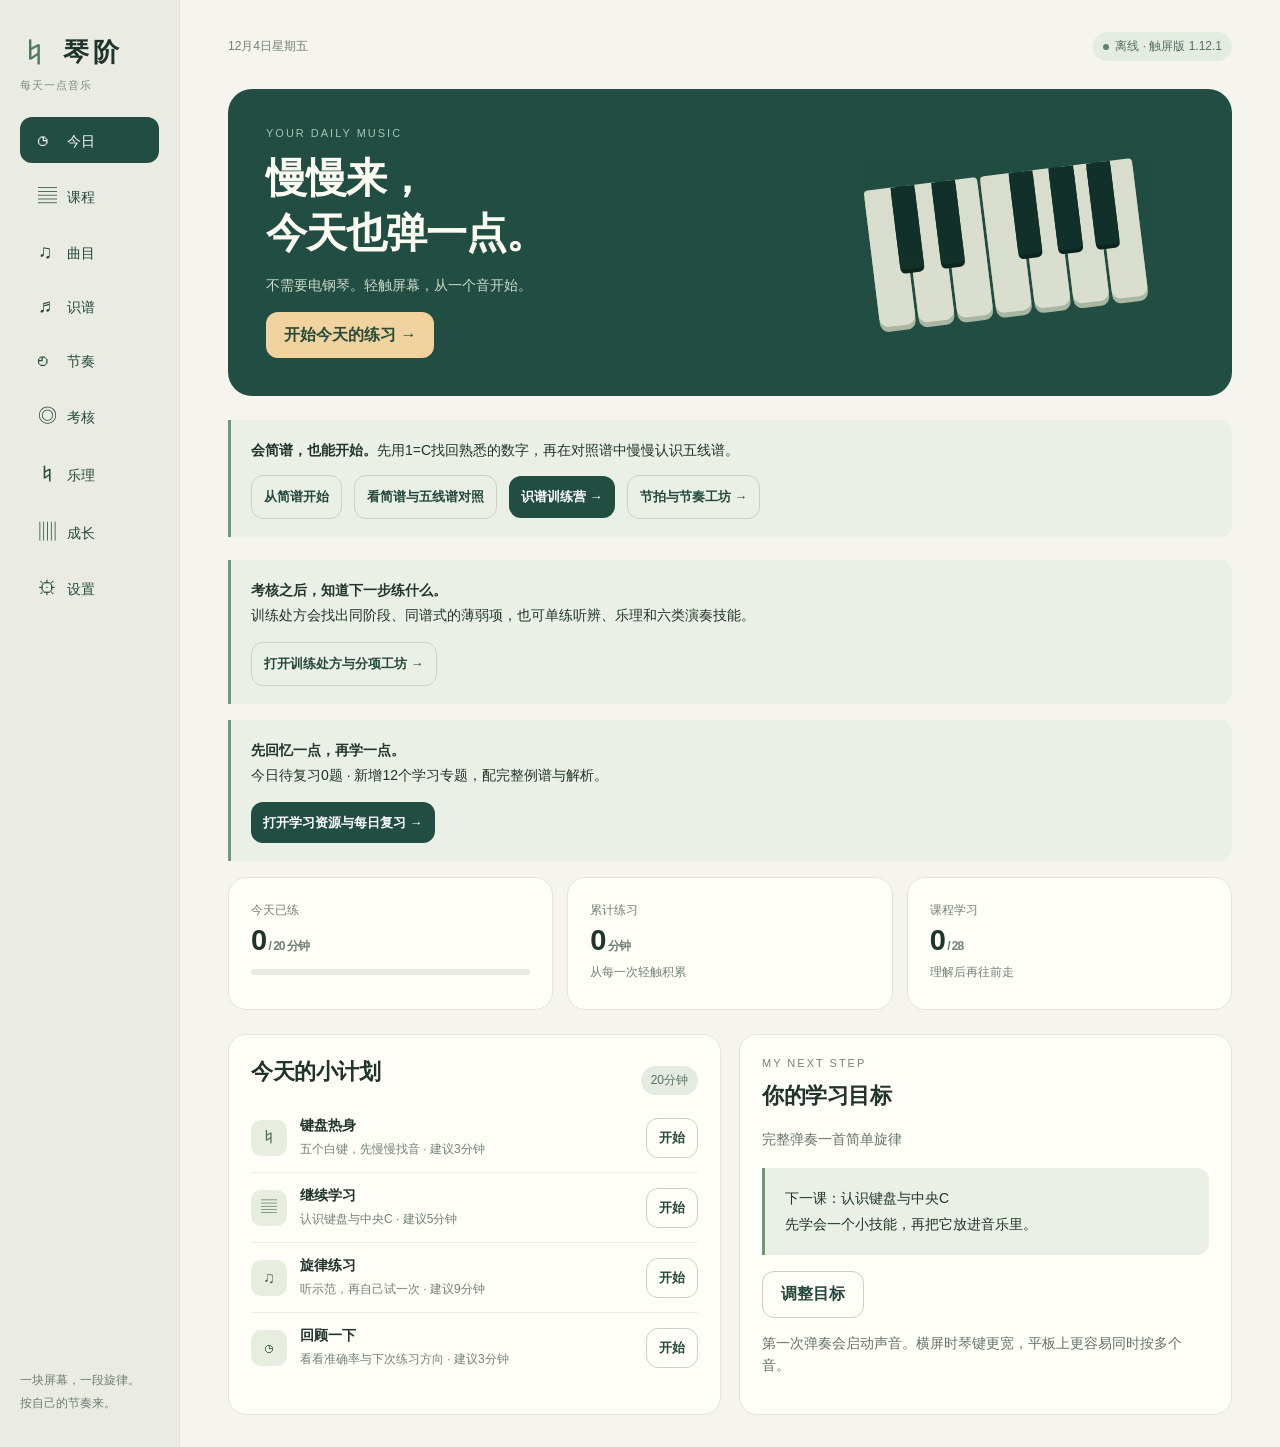
<file: web/index.html>
<!doctype html>
<html lang="zh-CN">
<head>
  <meta charset="UTF-8">
  <meta name="viewport" content="width=device-width, initial-scale=1, viewport-fit=cover">
  <meta name="theme-color" content="#214d43">
  <title>琴阶 · 每天一点音乐</title>
  <link rel="stylesheet" href="style.css">
</head>
<body>
  <div id="app"></div>
  <div id="toast" role="status" aria-live="polite"></div>
  <script src="exam-core.js"></script>
  <script src="coach.js"></script>
  <script src="learning-content.js"></script>
  <script src="learning-core.js"></script>
  <script src="practice-review.js"></script>
  <script src="rhythm-core.js"></script>
  <script src="core.js"></script>
  <script src="notation.js"></script>
  <script src="content.js"></script>
  <script src="teaching.js"></script>
  <script src="repertoire.js"></script>
  <script src="audio.js"></script>
  <script src="library.js"></script>
  <script src="training.js"></script>
  <script src="exam-content.js"></script>
  <script src="drill-content.js"></script>
  <script src="exam.js"></script>
  <script src="learning-ui.js"></script>
  <script src="rhythm-ui.js"></script>
  <script src="app.js"></script>
</body>
</html>
</file>
<file: web/style.css>
@font-face{font-family:system;src:local('Noto Sans CJK SC')}*{box-sizing:border-box}html,body{margin:0;min-height:100%;background:#f5f4ee;color:#20332d;font-family:system,-apple-system,"Segoe UI",sans-serif}button,input,select{font:inherit}button{cursor:pointer;border:0;touch-action:manipulation}button:disabled{opacity:.45;cursor:default}button:focus-visible,a:focus-visible{outline:3px solid #e3a658;outline-offset:3px}button,input,select{border-radius:12px}button{padding:12px 18px;background:#e7eae1;color:#24483d;font-weight:600;min-height:46px}button.primary{background:#214d43;color:#fff}button.outline{background:transparent;border:1px solid #cad1c5}button.small{padding:9px 12px;min-height:40px;font-size:13px}button.active{background:#214d43;color:#fff}button.danger{color:#ab4036;background:#fceae6}input,select{padding:12px;background:#fff;border:1px solid #d3d8cb;color:#20332d}input[type=range]{padding:0;accent-color:#214d43;min-width:100px}h1,h2,h3,p{margin-top:0}h1{font-size:clamp(26px,3.2vw,42px);font-weight:650;letter-spacing:-1px;margin-bottom:12px}h2{font-size:22px;letter-spacing:-.5px;margin-bottom:16px}h3{font-size:17px;margin-bottom:8px}p{line-height:1.8}small,.muted{color:#718075}small{font-size:12px}.shell{display:grid;grid-template-columns:180px minmax(0,1fr);min-height:100vh}.sidebar{background:#eaece3;border-right:1px solid #dfe2d7;padding:32px 20px;display:flex;flex-direction:column;gap:24px}.brand{font-size:26px;letter-spacing:4px;font-weight:700;display:flex;align-items:center;gap:9px}.brand span{font-size:30px;font-weight:400;color:#507568}.brand-sub{font-size:11px;margin-top:5px;color:#7c8a7e;letter-spacing:1px}.nav{display:flex;flex-direction:column;gap:8px}.nav button{text-align:left;background:transparent;font-size:14px;font-weight:500}.nav button.active{background:#214d43;color:#fff}.nav-icon{font-size:19px;display:inline-block;width:29px}.side-note{margin-top:auto;font-size:12px;line-height:1.9;color:#6c7e6e}.main{padding:28px 36px;min-width:0;max-width:1500px;width:100%;margin:auto}.topline{display:flex;align-items:center;justify-content:space-between;margin-bottom:28px;font-size:12px;color:#748275}.tag{display:inline-flex;align-items:center;gap:6px;padding:6px 10px;border-radius:25px;background:#e4ebe1;font-size:12px;color:#54715f}.dot{width:6px;height:6px;border-radius:50%;background:#57876b}.eyebrow{font-size:11px;letter-spacing:2px;color:#738773;margin-bottom:12px}.row{display:flex;align-items:center;gap:12px;flex-wrap:wrap}.between{justify-content:space-between}.hero{background:#214d43;color:#fcfbf1;border-radius:24px;padding:32px;display:grid;grid-template-columns:1.4fr 1fr;gap:24px;margin-bottom:24px;overflow:hidden}.hero p{color:#cbdcc9;font-size:14px}.hero .eyebrow{color:#a5c5b1}.hero button{background:#f0d39e;color:#284b3b}.mini-piano{height:138px;max-width:270px;align-self:center;position:relative;display:flex;gap:3px;transform:rotate(-7deg);margin:20px auto;width:100%;opacity:.9}.mini-piano i{height:100%;background:#eeeede;flex:1;border-radius:4px 4px 9px 9px;box-shadow:0 5px 0 #b8c2ac}.mini-piano b{position:absolute;top:0;width:9%;height:60%;background:#102e27;border-radius:0 0 5px 5px;box-shadow:0 4px 0 #0a211b}.stats{display:grid;grid-template-columns:repeat(3,1fr);gap:14px;margin-bottom:24px}.stat,.card{background:#fffef8;border:1px solid #e2e5d9;border-radius:18px;padding:22px}.stat strong{display:block;font-size:29px;letter-spacing:-1px;margin:5px 0}.stat span{font-size:12px;color:#718075}.grid{display:grid;grid-template-columns:repeat(2,minmax(0,1fr));gap:18px}.grid.three{grid-template-columns:repeat(3,minmax(0,1fr))}.card p{font-size:14px;color:#637363;margin-bottom:15px}.task{display:flex;align-items:center;gap:13px;padding:14px 0;border-bottom:1px solid #eceee4}.task:last-child{border:0}.task-icon{width:36px;height:36px;background:#e7eddf;border-radius:10px;display:grid;place-items:center;color:#517152}.task-text{flex:1}.task-text b{font-size:14px;display:block;margin-bottom:4px}.section-title{display:flex;justify-content:space-between;align-items:center;margin:30px 0 15px}.section-title h2{margin:0}.progress{height:6px;background:#e8ebdf;border-radius:10px;overflow:hidden;margin:12px 0}.progress div{background:#6e9575;height:100%;border-radius:10px}.badge{display:inline-block;font-size:11px;padding:5px 8px;border-radius:7px;background:#eeeedd;color:#657557;margin-bottom:12px}.badge.done{background:#deebdf;color:#396c4d}.lesson-grid{display:grid;grid-template-columns:repeat(3,minmax(0,1fr));gap:14px}.lesson-card{display:flex;flex-direction:column}.lesson-card p{flex:1}.lesson-card button{align-self:flex-start}.reading{max-width:860px}.reading .card{margin:18px 0}.reading li{margin:12px 0;line-height:1.8;font-size:15px}.callout{padding:18px 20px;background:#eaf0e5;border-left:3px solid #6c9977;border-radius:0 12px 12px 0;margin:16px 0;font-size:14px;line-height:1.8}.tabs{display:flex;gap:8px;flex-wrap:wrap;margin:20px 0}.tabs button{font-size:13px}.practice-head{display:flex;gap:14px;justify-content:space-between;align-items:flex-start;margin-bottom:12px}.practice-head h1{font-size:27px;margin:7px 0}.practice-options{display:flex;gap:14px;align-items:center;flex-wrap:wrap;background:#fffef8;border:1px solid #e2e5d9;border-radius:14px;padding:13px 18px;margin:16px 0}.practice-options label{font-size:13px;display:flex;align-items:center;gap:8px}.score-panel{background:#fffef8;border:1px solid #e0e5d7;border-radius:20px;padding:18px;min-height:205px}.score-scroll{overflow:auto;padding:8px 0;scrollbar-width:thin}.score-scroll svg{display:block;min-width:100%;height:150px}.feedback{display:flex;justify-content:space-between;align-items:center;gap:10px;padding:12px 0 0;border-top:1px solid #edf0e5;font-size:14px;min-height:49px}.feedback strong{color:#2e6a4d}.feedback.error strong{color:#af6039}.keyboard-wrap{background:#dce3d6;border-radius:18px;padding:12px;margin:16px 0;touch-action:none;user-select:none;-webkit-user-select:none}.keyboard-toolbar{display:flex;justify-content:space-between;align-items:center;gap:8px;margin-bottom:10px;font-size:12px;color:#5b725f}.keyboard{height:clamp(160px,23vh,255px);position:relative;display:flex;gap:3px;touch-action:none}.key{padding:0;min-height:0;position:relative;display:flex;justify-content:center;align-items:flex-end;font-weight:400;touch-action:none;user-select:none;-webkit-user-select:none;-webkit-tap-highlight-color:transparent}.white{flex:1;background:linear-gradient(#fffef9,#f5f4e9);border-radius:3px 3px 9px 9px;color:#7a8271;border-bottom:5px solid #c2ccbb}.black{position:absolute;top:0;height:61%;width:4.8%;background:linear-gradient(#33483c,#1b3027);border-radius:0 0 6px 6px;color:#b8cabc;z-index:2;border-bottom:4px solid #10251b}.key span{padding-bottom:13px;font-size:12px;pointer-events:none}.black span{font-size:9px}.key.target{background:linear-gradient(#e0edcb,#c9deb4)}.black.target{background:linear-gradient(#5d8360,#385b3f)}.key.pressed{background:#dfb67b!important;border-bottom-color:#b98b52;transform:translateY(2px)}.transport{display:flex;justify-content:center;gap:10px;flex-wrap:wrap;margin:14px 0}.practice-tip{text-align:center;font-size:12px;color:#7a8979}.note-chip{display:inline-block;padding:6px 10px;background:#e8eddf;border-radius:8px;margin:3px;color:#355441;font-size:13px}.heatmap{display:grid;grid-template-columns:repeat(7,1fr);gap:7px;margin:16px 0}.day{aspect-ratio:1;border-radius:7px;background:#edf0e5;display:flex;flex-direction:column;align-items:center;justify-content:center;color:#809076;font-size:11px;gap:3px}.day.played{background:#c8dcbd;color:#31583a}.day.today{outline:2px solid #426f4e;outline-offset:1px}.history-item{padding:14px 0;border-bottom:1px solid #edf0e5;font-size:14px}.history-item small{display:block;margin-top:5px}.field{display:flex;flex-direction:column;gap:9px;margin:20px 0;font-size:14px}.quiz-options{display:flex;flex-wrap:wrap;gap:10px;margin:15px 0}.quiz-options button{min-width:90px}.result{background:#e7efdf;border:1px solid #cbdcc0;padding:22px;border-radius:16px;margin-top:14px}.result h2{margin-bottom:12px}.result p{margin:9px 0;font-size:14px}.empty{text-align:center;padding:24px;color:#798677}#toast{position:fixed;bottom:22px;left:50%;transform:translateX(-50%);background:#203e32;color:#fff;padding:13px 22px;border-radius:12px;z-index:20;max-width:90%;opacity:0;pointer-events:none;transition:opacity .15s;font-size:14px}#toast.show{opacity:1}.audio-note{font-size:12px;line-height:1.6;color:#7b8574;margin-top:14px}.lesson-number{font-size:24px;color:#91a489;margin-bottom:12px;font-weight:300}.footer-note{margin-top:24px;color:#82907c;font-size:12px;line-height:1.8}.knowledge-buttons button{font-size:13px}.settings-grid{max-width:780px}.filter-label{font-size:12px;color:#75836c;margin-right:6px}
@media(min-width:1200px){.main{padding:32px 48px}.keyboard{height:240px}.hero{padding:38px}}
@media(max-width:950px){.shell{grid-template-columns:85px minmax(0,1fr)}.sidebar{padding:25px 10px}.brand{font-size:20px;justify-content:center;letter-spacing:0}.brand span,.brand-sub,.side-note{display:none}.nav button{text-align:center;padding:12px 3px;font-size:11px}.nav-icon{display:block;margin:auto;width:auto;font-size:22px;margin-bottom:5px}.main{padding:22px}.lesson-grid{grid-template-columns:repeat(2,minmax(0,1fr))}.grid.three{grid-template-columns:repeat(2,minmax(0,1fr))}.hero{padding:25px}.keyboard{height:190px}}
@media(max-width:600px){.shell{display:block}.sidebar{position:fixed;bottom:0;left:0;right:0;height:68px;padding:6px;background:#eaece3;z-index:10;border-top:1px solid #d5dece}.brand{display:none}.nav{flex-direction:row;gap:2px;justify-content:space-around}.nav button{flex:1;min-height:54px;padding:4px;font-size:10px}.nav-icon{font-size:19px;margin-bottom:2px}.main{padding:18px 14px 85px}.topline{margin-bottom:20px}.hero{grid-template-columns:1fr;padding:23px}.mini-piano{display:none}.stats{gap:8px}.stat{padding:13px}.stat strong{font-size:24px}.grid,.grid.three,.lesson-grid{grid-template-columns:1fr}.keyboard-wrap{padding:8px}.keyboard{gap:2px;height:165px}.key span{font-size:9px}.black span{font-size:7px}.keyboard-toolbar{font-size:10px}.practice-head h1{font-size:23px}.practice-options{padding:12px;gap:9px}.practice-options label{font-size:12px}.transport button{padding:12px;font-size:12px}.score-panel{padding:12px}.feedback{font-size:12px}.card{padding:19px}}
@media(max-height:680px) and (min-width:601px){.main{padding-top:14px;padding-bottom:16px}.topline{margin-bottom:15px}.practice-options{margin:10px 0}.score-panel{min-height:165px;padding:10px 16px}.score-scroll svg{height:120px}.keyboard{height:155px}.keyboard-wrap{margin:10px 0}.transport{margin:9px 0}.practice-head h1{font-size:23px}}
.main{margin:0 auto}.practice-main .topline{display:none}
/* Keep notation readable while keeping the transport visible on a tablet. */
.practice-main .score-scroll svg{height:150px!important}
@media(max-height:680px) and (min-width:601px){.practice-main .score-scroll svg{height:110px!important}.practice-main .keyboard{height:130px!important}}
.notation-control{display:inline-flex;align-items:center;gap:8px;font-size:13px}.notation-control select{padding:9px;width:110px}.practice-options #mode{width:180px}.practice-options #range{width:108px}.practice-options #bpm{width:100px}.practice-options label{white-space:nowrap}.notation-help{font-size:12px;color:#66785c;line-height:1.6;margin:8px 3px}.score-name{display:block;font-size:11px;color:#7d8c71;padding:2px 10px}.score-pair{width:max-content;min-width:100%}.score-pair svg{min-width:0}.key-number{display:block;position:relative;font-size:17px;font-weight:600;line-height:1.1;margin:10px 0 6px}.key-number i,.key-number em{position:absolute;font-style:normal;left:0;right:0;text-align:center;font-size:15px;line-height:7px}.key-number i{top:-9px}.key-number em{bottom:-7px}.key span small{display:block;color:inherit;font-size:10px;opacity:.8}.black .key-number{font-size:12px}.black span small{font-size:8px}.question-block{padding:14px 0;border-bottom:1px solid #e8ecdF;margin-bottom:20px}.answer-explanation{padding:12px;border-radius:9px;background:#eef3e7;font-size:14px;line-height:1.8}.answer-explanation.correct{color:#396d48}.answer-explanation.retry{color:#96613f;background:#f9f0df}.mistake{color:#986448!important}.table-scroll{overflow:auto}.bridge-table{width:100%;border-collapse:collapse;font-size:14px;white-space:nowrap}.bridge-table th{text-align:left;color:#6c7d60;font-size:12px;background:#f0f3e8}.bridge-table th,.bridge-table td{padding:11px 12px;border-bottom:1px solid #e9eddf}.bridge-number{font-size:22px;color:#365b3e}.lesson-score{background:#f6f7ef;border-radius:12px;padding:8px}.lesson-score svg{height:160px}.lesson-score .score-pair svg{height:145px}.reading .card h2{font-size:20px}.settings-grid .notation-control{margin:15px 0 22px}.learning-intro{margin:0 0 23px}.reading .score-scroll{overscroll-behavior-x:contain}
@media(min-width:601px) and (max-height:900px){.practice-main.compare-mode .score-scroll svg{height:100px!important}.practice-main.compare-mode .keyboard{height:125px!important}.practice-main.compare-mode .notation-help{margin:5px 3px}.practice-main.compare-mode .practice-tip{font-size:11px}.practice-main.compare-mode .practice-options{gap:10px}}
@media(max-width:600px){.notation-control select{width:110px}.key-number{font-size:13px}.black .key-number{font-size:10px}.key span small{font-size:8px}.black span small{font-size:7px}.bridge-table th,.bridge-table td{padding:9px 7px}.practice-options #mode{width:176px}.practice-options{gap:9px}.score-pair svg{height:130px!important}}
@media(min-width:601px) and (max-height:900px){.practice-main{padding:14px 24px}.practice-main .practice-head .eyebrow{display:none}.practice-main .practice-head h1{font-size:23px;margin:0 0 7px}.practice-main .practice-options{padding:8px 14px;margin:10px 0}.practice-main .practice-options select{padding:9px}.practice-main .score-panel{min-height:150px;padding:10px 14px}.practice-main .score-scroll{padding:4px 0}.practice-main .score-scroll svg{height:80px}.practice-main .feedback{min-height:32px;padding-top:8px}.practice-main .keyboard-wrap{padding:8px 10px;margin:10px 0}.practice-main .keyboard{height:145px}.practice-main .keyboard-toolbar{margin-bottom:8px}.practice-main .keyboard-toolbar button{padding:6px 10px;min-height:30px}.practice-main .transport{margin:8px 0}.practice-main .practice-tip{margin-bottom:8px}}
.guide-invite{display:flex;justify-content:space-between;align-items:center;gap:12px;background:#e8eedf;border-radius:12px;padding:9px 14px;font-size:13px}.guide-panel{padding:12px 16px;background:#e7efdf;border:1px solid #d1dfc2;border-radius:15px}.guide-panel p{font-size:13px;margin:7px 0;line-height:1.6}.guide-steps{display:flex;gap:16px;color:#829174;font-size:13px}.guide-steps .current{color:#244f3d;font-weight:700}.guide-result{border-top:1px solid #cfddc0;margin:14px 0;padding-top:5px}.keyboard-toolbar label{display:flex;align-items:center;gap:7px}.keyboard-toolbar select{padding:6px 8px;border-radius:9px;font-size:12px}.keyboard-caption{margin-right:auto}.repeat-control{display:flex;align-items:center;gap:6px;font-size:12px;color:#5e735c;padding:8px}.repeat-control input{accent-color:#214d43;width:17px;height:17px}.practice-options #bar-first,.practice-options #bar-last{width:55px}.key.replaying{background:#d0b88f!important;border-bottom-color:#b99262}.replay-library{margin-top:20px}.replay-row{padding:10px 0;border-bottom:1px solid #e2e8d8;font-size:14px}.replay-row:last-child{border:0}.result>small{display:block;margin-top:13px;line-height:1.7}
.guide-panel p{margin:3px 0}.practice-main .practice-head{margin-bottom:10px}
@media(min-width:601px) and (max-height:900px){.practice-main .score-scroll svg{height:110px!important}.practice-main.compare-mode .score-scroll svg{height:80px!important}.practice-main .guide-panel{padding:8px 12px}.practice-main .guide-panel .row button{min-height:30px;padding:6px 10px}.practice-main .guide-panel>button{min-height:32px;padding:6px 14px}.practice-main .practice-options{gap:8px 12px}.practice-main .keyboard{height:160px}.practice-main .keyboard-caption{display:none}.practice-main .guide-invite{padding:6px 12px}}
@media(max-width:600px){.guide-invite{font-size:12px;padding:9px}.guide-steps{gap:8px;font-size:12px}.guide-panel{padding:10px}.keyboard-toolbar{flex-wrap:wrap}.keyboard-caption{display:none}.practice-options #bar-first,.practice-options #bar-last{width:53px}.replay-row{gap:10px}}
.song-path{border-left:3px solid #92aa77;background:#eaf0e1;padding:12px 16px;border-radius:0 12px 12px 0;font-size:14px;line-height:1.7;margin:20px 0}.catalog-tools{justify-content:space-between;margin:20px 0}.catalog-tools label{font-size:13px;display:flex;align-items:center;gap:10px}.catalog-tools input{width:260px;max-width:100%}.song-skills{display:flex;gap:5px;flex-wrap:wrap;margin-bottom:14px}.song-skills span{font-size:11px;background:#edf1e5;color:#597150;padding:5px 7px;border-radius:6px}.song-card .badge{align-self:flex-start}.song-card details{border-top:1px solid #e5eadc;padding:12px 0;font-size:12px;color:#65775c;margin-bottom:8px}.song-card summary,.piece-plan summary{cursor:pointer;line-height:1.6}.song-card details p{margin:10px 0;font-size:12px}.song-card ol,.piece-plan ol{padding-left:20px;line-height:1.8}.song-card details small{display:block;line-height:1.7}.song-card .row{gap:6px}.piece-plan{padding:7px 12px;background:#f0f3e7;border-radius:10px;margin:8px 0;font-size:12px;color:#536a50}.piece-plan p{margin:9px 0;line-height:1.7}.song-card h3{line-height:1.6}.tabs .filter-label{align-self:center;min-width:30px}
@media(max-width:600px){.catalog-tools label{width:100%}.catalog-tools input{flex:1;min-width:0}.song-path{font-size:12px}.song-card h3{font-size:17px}}
@media(min-width:601px) and (max-height:900px){.practice-main.compare-mode .notation-help{display:none}.practice-main .piece-plan{padding:4px 12px;margin:5px 0}.practice-main .practice-options #bpm{width:85px}.practice-main .practice-options label{gap:6px}}
@media(min-width:601px) and (max-height:900px){.practice-main.compare-mode .keyboard{height:120px!important}.practice-main .guide-panel{padding:6px 12px}}
.library-tools{display:flex;justify-content:space-between;align-items:center;gap:18px;background:#e9efdf;padding:18px;border-radius:15px;margin:20px 0}.library-tools b{font-size:15px}.library-tools small{display:block;line-height:1.6;margin-top:7px}.import-help{padding:12px 18px;font-size:13px;margin:14px 0}.import-help summary{cursor:pointer}.import-help li{line-height:1.8;margin:7px 0}.import-help p{font-size:12px;margin-bottom:0}.import-preview{margin:24px 0;max-width:850px}.import-preview article{padding:16px 0;border-bottom:1px solid #e1e8d7}.import-preview article:last-child{border:0}.import-preview small{line-height:1.7;display:block}.import-preview p{margin:12px 0}.remove-song{background:transparent;color:#8c7962;font-size:11px!important;margin-top:10px;min-height:30px!important;padding:4px 0!important}.import-error{font-size:13px;overflow-wrap:anywhere}
@media(max-width:950px){.library-tools{flex-direction:column;align-items:flex-start}.library-tools .row{gap:8px}}
.reading-round{max-width:1040px;margin:20px auto}.reading-round h2{margin-top:20px;font-size:22px}.reading-question{display:flex;justify-content:center;background:#f4f6ed;border-radius:16px;margin:16px 0}.reading-question>svg{height:180px;width:168px}.reading-choices{display:grid;grid-template-columns:repeat(4,minmax(0,1fr));gap:12px}.reading-choice{padding:8px;background:#fffef8;border:2px solid #d9dfcf;display:flex;flex-direction:column;align-items:center}.reading-choice>span{font-size:12px}.reading-choice svg{width:100%;max-width:168px;height:160px}.reading-choice:disabled{opacity:1}.reading-choice.is-correct{border-color:#398267;background:#e6f1e2}.reading-choice.is-wrong{border-color:#b96551;background:#f9e7df}.reading-feedback{line-height:1.8;margin-top:20px;color:#54715f}.reading-feedback p{margin:8px 0}.reading-error{background:#f7ebe0}.reading-pair{display:flex;justify-content:center;gap:12px}.reading-pair svg{width:168px;height:145px;max-width:45%}.reading-mode-list{display:flex;flex-direction:column;gap:12px}.reading-weak{display:flex;flex-wrap:wrap;gap:8px;margin:16px 0}.reading-result{margin:20px 0}.reading-main .history-item small{display:block;margin-top:7px}.reading-keyboard{height:175px}.reading-round .keyboard-wrap{overflow-x:auto}.reading-main .field{display:flex;flex-direction:column;gap:8px;margin:14px 0}.reading-main .card>small{display:block;line-height:1.7;margin-top:12px}
@media(max-width:950px){.reading-choices{grid-template-columns:repeat(2,minmax(0,1fr))}.reading-choice svg{height:130px}.reading-round h2{font-size:19px}}
/* Offline recorded piano controls */
.practice-options #timbre{max-width:220px}
.timbre-card>label{display:flex;gap:12px;align-items:center;margin-bottom:16px}
.timbre-card select{flex:1;min-width:0;max-width:100%}
.timbre-card [data-audio-status]{display:block;color:#54715f;margin:14px 0}
.practice-audio-status{display:block;margin-top:12px}
[hidden]{display:none!important}
.audio-preparation{display:flex;align-items:center;gap:10px;flex-wrap:wrap;margin:8px 0;font-size:12px;min-width:0}
.audio-preparation small{overflow-wrap:anywhere;flex:1;min-width:160px}
.audio-preparation progress{width:150px;max-width:100%;height:8px;accent-color:#214d43}
.timbre-card .audio-preparation [data-audio-status]{margin:4px 0}
.audio-check{border-top:1px solid #d9e0d2;margin:18px 0 0;padding-top:16px}
.audio-check p{font-size:13px;line-height:1.75;margin:10px 0}
.audio-check .row{flex-wrap:wrap}
.audio-diagnostic{margin-top:16px;font-size:12px}
.audio-diagnostic summary{cursor:pointer}
.audio-diagnostic textarea{width:100%;max-width:100%;min-width:0;font-family:monospace;font-size:11px;line-height:1.5;border:1px solid #d3d8cb;border-radius:10px;padding:10px;resize:vertical;margin-bottom:10px;background:#fffef8;color:#365144}
.rhythm-workshop{display:grid;gap:20px;grid-template-columns:minmax(250px,.8fr) minmax(0,1.6fr);align-items:start;margin:22px 0}
.rhythm-controls{display:flex;flex-wrap:wrap;gap:14px;margin:18px 0;align-items:center}.rhythm-controls label{display:flex;align-items:center;gap:8px;font-size:13px}.rhythm-controls input[type=range]{width:120px;min-width:0}.rhythm-controls select{padding:8px;max-width:100%}.rhythm-controls input[type=checkbox]{accent-color:#214d43}
.rhythm-pulse{display:flex;gap:10px;margin:24px 0}.rhythm-pulse span{display:grid;place-items:center;width:44px;height:44px;border-radius:50%;background:#edf1e5;color:#60775d;font-size:22px}.rhythm-pulse span.current{background:#214d43;color:#fff}
.rhythm-workshop .row{flex-wrap:wrap}.rhythm-workshop small,.rhythm-result>small{display:block;line-height:1.7;margin-top:10px}
.rhythm-catalog{display:grid;grid-template-columns:repeat(3,minmax(0,1fr));gap:8px;margin:16px 0 22px}.rhythm-catalog button{text-align:left;white-space:normal}.rhythm-catalog button.selected{background:#214d43;color:#fff}.rhythm-catalog small{color:inherit;margin:0;font-size:10px;opacity:.8}
.rhythm-count{padding:10px 12px;background:#f1efde;border-radius:10px;font-size:13px}.rhythm-bars{display:grid;grid-template-columns:repeat(2,minmax(0,1fr));gap:12px;margin:16px 0}.rhythm-bar{min-width:0}.rhythm-bar>small{margin:0 0 6px}.rhythm-cells{display:flex;gap:2px;height:65px}.rhythm-cell{min-width:0;display:flex;flex-direction:column;align-items:center;justify-content:center;border-radius:7px;background:#e8eedf;color:#476944}.rhythm-cell b{font-size:20px}.rhythm-cell span{font-size:10px}.rhythm-cell.rest{background:#f1ede3;color:#8d7d64}.rhythm-cell.current{background:#dac399;box-shadow:inset 0 0 0 2px #a88d54}
.rhythm-actions{margin-top:18px}.rhythm-pad{display:block;width:100%;min-height:115px;margin:20px 0 10px;background:#214d43;color:#fff;font-size:24px;touch-action:none;user-select:none;-webkit-user-select:none}.rhythm-pad span{display:block;font-size:12px;font-weight:400;margin-top:12px}.rhythm-pad.tapped{animation:rhythm-tap .15s ease-out}@keyframes rhythm-tap{from{background:#598d69}to{background:#214d43}}
.rhythm-result{margin:20px 0}.rhythm-metrics{display:grid;grid-template-columns:repeat(3,minmax(0,1fr));gap:10px;margin:20px 0}.rhythm-metrics>div{background:#edf1e5;padding:14px;border-radius:12px}.rhythm-metrics span{display:block;font-size:12px}.rhythm-metrics b{display:block;font-size:28px;margin:8px 0}.rhythm-metrics small{font-size:11px}
.rhythm-detail{border-collapse:collapse;width:100%;font-size:13px}.rhythm-detail th,.rhythm-detail td{padding:9px;text-align:left;border-bottom:1px solid #dfe5d8}.rhythm-result details{margin:18px 0}.rhythm-result summary{cursor:pointer}.rhythm-history-row{display:flex;align-items:center;justify-content:space-between;gap:14px;padding:12px 0;border-bottom:1px solid #dfe5d8;font-size:13px}
@media(max-width:1050px){.rhythm-workshop{grid-template-columns:1fr}.rhythm-workshop>section:first-child .rhythm-controls{margin:12px 0}.rhythm-pulse{margin:16px 0}}
@media(max-width:650px){.rhythm-catalog{grid-template-columns:repeat(2,minmax(0,1fr))}.rhythm-controls{gap:10px}.rhythm-metrics>div{padding:10px}.rhythm-metrics b{font-size:23px}.rhythm-history-row{flex-wrap:wrap}.rhythm-bars{grid-template-columns:1fr}.rhythm-pad{min-height:110px}}
@media(prefers-reduced-motion:reduce){.rhythm-pad.tapped{animation:none}}
.rhythm-active>.muted,.rhythm-active .rhythm-catalog,.rhythm-active .rhythm-controls,.rhythm-active .rhythm-count,.rhythm-active #metro-start{display:none}
.rhythm-active .rhythm-workshop section>small,.rhythm-active .rhythm-workshop section>p:not(#rhythm-status):not(#rhythm-feedback){display:none}
.rhythm-active h1{font-size:26px;margin-bottom:8px}.rhythm-active .rhythm-workshop{margin:12px 0}.rhythm-active .rhythm-bars{margin:10px 0}.rhythm-active .rhythm-actions{margin:10px 0}.rhythm-active .rhythm-pad{margin:10px 0;min-height:110px}.rhythm-live-mode{font-size:12px;color:#61765a;margin:10px 0}
.sample-credits{margin-top:20px;overflow-wrap:anywhere;font-size:13px}
.sample-credits summary{cursor:pointer}
.exam-main h1{font-size:clamp(25px,3vw,36px)}
.exam-station{margin:12px 0}.exam-score{max-height:34vh;overflow:auto;border:1px solid #dfe2d7;border-radius:16px;padding:12px;background:#fffef8}
.exam-score-row{margin-bottom:10px}.exam-score svg{display:block;min-width:0;width:100%;height:auto;max-height:170px}.exam-score .notation-stack{gap:0}
.exam-keyboard-wrap{margin:14px 0;overflow-x:auto}.exam-keyboard{height:155px;touch-action:none}.exam-answers{display:grid;grid-template-columns:repeat(2,minmax(0,1fr));gap:12px;margin-top:20px}
.exam-total{display:block;font-size:42px;color:#214d43;margin:15px 0}.exam-total small{font-size:14px}.exam-stage-report{border-top:1px solid #dfe2d7;padding:16px 0}.exam-stage-report summary,.exam-rules summary{cursor:pointer;font-weight:600;line-height:1.8}
.exam-metrics{display:grid;grid-template-columns:repeat(3,minmax(0,1fr));gap:10px;margin-top:16px}.exam-metrics>div{background:#edf1e5;border-radius:10px;padding:12px}.exam-metrics span{display:block;font-size:12px}.exam-metrics b{font-size:22px}
.exam-error-list{max-height:260px;overflow:auto;font-size:13px}.exam-error-list p{margin-bottom:8px}.exam-rules{margin-top:20px}#exam-loading{display:block;margin-top:12px}#exam-cal-tap{min-height:90px;min-width:240px}.exam-question{margin-top:18px}
.exam-error-list table{width:100%;border-collapse:collapse;margin-top:10px}.exam-error-list th,.exam-error-list td{text-align:left;padding:8px;border-bottom:1px solid #dfe2d7;font-variant-numeric:tabular-nums}
.coach-plan{margin-top:20px}.coach-prescriptions{display:grid;grid-template-columns:repeat(auto-fit,minmax(220px,1fr));gap:14px}.coach-prescriptions article{background:#edf1e5;padding:16px;border-radius:14px}.coach-prescriptions small{display:block;margin:12px 0}.coach-chart{width:100%;height:180px;display:block}.coach-chart text{font-size:11px;fill:#214d43}.coach-trend-list{font-size:13px;max-height:150px;overflow:auto}.coach-answer-review .callout{margin:20px 0}
@media(max-width:900px){.coach-prescriptions{grid-template-columns:1fr}.coach-chart{height:150px}}
@media(max-width:900px){.nav{overflow-x:auto}.exam-score{max-height:30vh}.exam-keyboard{height:145px}.exam-metrics{grid-template-columns:repeat(2,minmax(0,1fr))}.exam-main .row{gap:8px}}
.learning-editor textarea{display:block;width:100%;max-width:100%;box-sizing:border-box;margin:12px 0;padding:12px;border:1px solid var(--line,#d3dccd);border-radius:12px;background:#fffef8;color:inherit;font:inherit;line-height:1.8;resize:vertical}
.learning-note-preview{white-space:pre-wrap;overflow-wrap:anywhere;max-height:180px;overflow:auto}
.learning-summary small,.learning-resource-list small{display:block;margin-top:12px}
.learning-search{margin:20px 0;flex-wrap:wrap}
.learning-search label{display:flex;align-items:center;gap:10px}
.learning-search input{max-width:100%;min-width:0}
.learning-score>div{margin-bottom:14px;border-bottom:1px solid #e0e6d8;padding-bottom:14px}
.learning-score svg{display:block;width:100%;min-width:0;height:auto}
.learning-score .score-pair{width:100%}
.learning-large.reading,.learning-large .reading{font-size:18px;line-height:1.95}
.learning-large.reading p,.learning-large .reading p,.learning-large.reading li,.learning-large .reading li{font-size:18px;line-height:1.95}
.learning-large .reading button,.learning-large.reading button{font-size:16px}
.learning-review small{display:block;margin:12px 0}
@media(max-width:650px){.learning-main>.row.between{align-items:flex-start}.learning-main h1{font-size:30px}.learning-search{align-items:stretch}.learning-search label{width:100%}.learning-search input{flex:1}.learning-size{margin-top:8px}.learning-editor .row{flex-wrap:wrap}.learning-score svg{min-width:0}.learning-score{overflow:hidden}}
.practice-review-panel{border-top:1px solid #cad8c1;padding-top:20px;margin:20px 0}
.review-bars{display:flex;flex-direction:column;gap:12px;margin:16px 0;max-height:420px;overflow:auto}
.review-bar{background:#fffef8;border:1px solid #d7e1cd;border-radius:12px;padding:14px;display:flex;justify-content:space-between;gap:14px;flex-wrap:wrap}
.review-bar p{line-height:1.8;margin:8px 0}
.practice-review-panel>small{display:block;line-height:1.8;margin:14px 0}
.review-comparison{background:#f5f1dd;padding:12px;border-radius:10px}
.review-library{display:grid;gap:18px;margin-top:22px;max-width:920px}
.review-library details{margin-top:16px}.review-library summary{cursor:pointer;font-weight:600}.review-library p{overflow-wrap:anywhere}
@media(max-width:650px){.review-bar .row{flex-wrap:wrap}.practice-review-panel .row.between{align-items:flex-start}.review-bar button{white-space:normal}.review-library .row{flex-wrap:wrap}}
@media(min-width:601px) and (max-height:900px){.practice-main.compare-mode{padding-top:10px}.practice-main.compare-mode .practice-options{margin:6px 0}.practice-main.compare-mode .transport{margin-top:4px}.practice-main.compare-mode .practice-head{margin-bottom:6px}.practice-main.compare-mode .keyboard-toolbar{margin-bottom:4px}.practice-main.compare-mode .guide-panel{padding:4px 12px}}
</file>
<file: ios/Web/style.css>
@font-face{font-family:system;src:local('Noto Sans CJK SC')}*{box-sizing:border-box}html,body{margin:0;min-height:100%;background:#f5f4ee;color:#20332d;font-family:system,-apple-system,"Segoe UI",sans-serif}button,input,select{font:inherit}button{cursor:pointer;border:0;touch-action:manipulation}button:disabled{opacity:.45;cursor:default}button:focus-visible,a:focus-visible{outline:3px solid #e3a658;outline-offset:3px}button,input,select{border-radius:12px}button{padding:12px 18px;background:#e7eae1;color:#24483d;font-weight:600;min-height:46px}button.primary{background:#214d43;color:#fff}button.outline{background:transparent;border:1px solid #cad1c5}button.small{padding:9px 12px;min-height:40px;font-size:13px}button.active{background:#214d43;color:#fff}button.danger{color:#ab4036;background:#fceae6}input,select{padding:12px;background:#fff;border:1px solid #d3d8cb;color:#20332d}input[type=range]{padding:0;accent-color:#214d43;min-width:100px}h1,h2,h3,p{margin-top:0}h1{font-size:clamp(26px,3.2vw,42px);font-weight:650;letter-spacing:-1px;margin-bottom:12px}h2{font-size:22px;letter-spacing:-.5px;margin-bottom:16px}h3{font-size:17px;margin-bottom:8px}p{line-height:1.8}small,.muted{color:#718075}small{font-size:12px}.shell{display:grid;grid-template-columns:180px minmax(0,1fr);min-height:100vh}.sidebar{background:#eaece3;border-right:1px solid #dfe2d7;padding:32px 20px;display:flex;flex-direction:column;gap:24px}.brand{font-size:26px;letter-spacing:4px;font-weight:700;display:flex;align-items:center;gap:9px}.brand span{font-size:30px;font-weight:400;color:#507568}.brand-sub{font-size:11px;margin-top:5px;color:#7c8a7e;letter-spacing:1px}.nav{display:flex;flex-direction:column;gap:8px}.nav button{text-align:left;background:transparent;font-size:14px;font-weight:500}.nav button.active{background:#214d43;color:#fff}.nav-icon{font-size:19px;display:inline-block;width:29px}.side-note{margin-top:auto;font-size:12px;line-height:1.9;color:#6c7e6e}.main{padding:28px 36px;min-width:0;max-width:1500px;width:100%;margin:auto}.topline{display:flex;align-items:center;justify-content:space-between;margin-bottom:28px;font-size:12px;color:#748275}.tag{display:inline-flex;align-items:center;gap:6px;padding:6px 10px;border-radius:25px;background:#e4ebe1;font-size:12px;color:#54715f}.dot{width:6px;height:6px;border-radius:50%;background:#57876b}.eyebrow{font-size:11px;letter-spacing:2px;color:#738773;margin-bottom:12px}.row{display:flex;align-items:center;gap:12px;flex-wrap:wrap}.between{justify-content:space-between}.hero{background:#214d43;color:#fcfbf1;border-radius:24px;padding:32px;display:grid;grid-template-columns:1.4fr 1fr;gap:24px;margin-bottom:24px;overflow:hidden}.hero p{color:#cbdcc9;font-size:14px}.hero .eyebrow{color:#a5c5b1}.hero button{background:#f0d39e;color:#284b3b}.mini-piano{height:138px;max-width:270px;align-self:center;position:relative;display:flex;gap:3px;transform:rotate(-7deg);margin:20px auto;width:100%;opacity:.9}.mini-piano i{height:100%;background:#eeeede;flex:1;border-radius:4px 4px 9px 9px;box-shadow:0 5px 0 #b8c2ac}.mini-piano b{position:absolute;top:0;width:9%;height:60%;background:#102e27;border-radius:0 0 5px 5px;box-shadow:0 4px 0 #0a211b}.stats{display:grid;grid-template-columns:repeat(3,1fr);gap:14px;margin-bottom:24px}.stat,.card{background:#fffef8;border:1px solid #e2e5d9;border-radius:18px;padding:22px}.stat strong{display:block;font-size:29px;letter-spacing:-1px;margin:5px 0}.stat span{font-size:12px;color:#718075}.grid{display:grid;grid-template-columns:repeat(2,minmax(0,1fr));gap:18px}.grid.three{grid-template-columns:repeat(3,minmax(0,1fr))}.card p{font-size:14px;color:#637363;margin-bottom:15px}.task{display:flex;align-items:center;gap:13px;padding:14px 0;border-bottom:1px solid #eceee4}.task:last-child{border:0}.task-icon{width:36px;height:36px;background:#e7eddf;border-radius:10px;display:grid;place-items:center;color:#517152}.task-text{flex:1}.task-text b{font-size:14px;display:block;margin-bottom:4px}.section-title{display:flex;justify-content:space-between;align-items:center;margin:30px 0 15px}.section-title h2{margin:0}.progress{height:6px;background:#e8ebdf;border-radius:10px;overflow:hidden;margin:12px 0}.progress div{background:#6e9575;height:100%;border-radius:10px}.badge{display:inline-block;font-size:11px;padding:5px 8px;border-radius:7px;background:#eeeedd;color:#657557;margin-bottom:12px}.badge.done{background:#deebdf;color:#396c4d}.lesson-grid{display:grid;grid-template-columns:repeat(3,minmax(0,1fr));gap:14px}.lesson-card{display:flex;flex-direction:column}.lesson-card p{flex:1}.lesson-card button{align-self:flex-start}.reading{max-width:860px}.reading .card{margin:18px 0}.reading li{margin:12px 0;line-height:1.8;font-size:15px}.callout{padding:18px 20px;background:#eaf0e5;border-left:3px solid #6c9977;border-radius:0 12px 12px 0;margin:16px 0;font-size:14px;line-height:1.8}.tabs{display:flex;gap:8px;flex-wrap:wrap;margin:20px 0}.tabs button{font-size:13px}.practice-head{display:flex;gap:14px;justify-content:space-between;align-items:flex-start;margin-bottom:12px}.practice-head h1{font-size:27px;margin:7px 0}.practice-options{display:flex;gap:14px;align-items:center;flex-wrap:wrap;background:#fffef8;border:1px solid #e2e5d9;border-radius:14px;padding:13px 18px;margin:16px 0}.practice-options label{font-size:13px;display:flex;align-items:center;gap:8px}.score-panel{background:#fffef8;border:1px solid #e0e5d7;border-radius:20px;padding:18px;min-height:205px}.score-scroll{overflow:auto;padding:8px 0;scrollbar-width:thin}.score-scroll svg{display:block;min-width:100%;height:150px}.feedback{display:flex;justify-content:space-between;align-items:center;gap:10px;padding:12px 0 0;border-top:1px solid #edf0e5;font-size:14px;min-height:49px}.feedback strong{color:#2e6a4d}.feedback.error strong{color:#af6039}.keyboard-wrap{background:#dce3d6;border-radius:18px;padding:12px;margin:16px 0;touch-action:none;user-select:none;-webkit-user-select:none}.keyboard-toolbar{display:flex;justify-content:space-between;align-items:center;gap:8px;margin-bottom:10px;font-size:12px;color:#5b725f}.keyboard{height:clamp(160px,23vh,255px);position:relative;display:flex;gap:3px;touch-action:none}.key{padding:0;min-height:0;position:relative;display:flex;justify-content:center;align-items:flex-end;font-weight:400;touch-action:none;user-select:none;-webkit-user-select:none;-webkit-tap-highlight-color:transparent}.white{flex:1;background:linear-gradient(#fffef9,#f5f4e9);border-radius:3px 3px 9px 9px;color:#7a8271;border-bottom:5px solid #c2ccbb}.black{position:absolute;top:0;height:61%;width:4.8%;background:linear-gradient(#33483c,#1b3027);border-radius:0 0 6px 6px;color:#b8cabc;z-index:2;border-bottom:4px solid #10251b}.key span{padding-bottom:13px;font-size:12px;pointer-events:none}.black span{font-size:9px}.key.target{background:linear-gradient(#e0edcb,#c9deb4)}.black.target{background:linear-gradient(#5d8360,#385b3f)}.key.pressed{background:#dfb67b!important;border-bottom-color:#b98b52;transform:translateY(2px)}.transport{display:flex;justify-content:center;gap:10px;flex-wrap:wrap;margin:14px 0}.practice-tip{text-align:center;font-size:12px;color:#7a8979}.note-chip{display:inline-block;padding:6px 10px;background:#e8eddf;border-radius:8px;margin:3px;color:#355441;font-size:13px}.heatmap{display:grid;grid-template-columns:repeat(7,1fr);gap:7px;margin:16px 0}.day{aspect-ratio:1;border-radius:7px;background:#edf0e5;display:flex;flex-direction:column;align-items:center;justify-content:center;color:#809076;font-size:11px;gap:3px}.day.played{background:#c8dcbd;color:#31583a}.day.today{outline:2px solid #426f4e;outline-offset:1px}.history-item{padding:14px 0;border-bottom:1px solid #edf0e5;font-size:14px}.history-item small{display:block;margin-top:5px}.field{display:flex;flex-direction:column;gap:9px;margin:20px 0;font-size:14px}.quiz-options{display:flex;flex-wrap:wrap;gap:10px;margin:15px 0}.quiz-options button{min-width:90px}.result{background:#e7efdf;border:1px solid #cbdcc0;padding:22px;border-radius:16px;margin-top:14px}.result h2{margin-bottom:12px}.result p{margin:9px 0;font-size:14px}.empty{text-align:center;padding:24px;color:#798677}#toast{position:fixed;bottom:22px;left:50%;transform:translateX(-50%);background:#203e32;color:#fff;padding:13px 22px;border-radius:12px;z-index:20;max-width:90%;opacity:0;pointer-events:none;transition:opacity .15s;font-size:14px}#toast.show{opacity:1}.audio-note{font-size:12px;line-height:1.6;color:#7b8574;margin-top:14px}.lesson-number{font-size:24px;color:#91a489;margin-bottom:12px;font-weight:300}.footer-note{margin-top:24px;color:#82907c;font-size:12px;line-height:1.8}.knowledge-buttons button{font-size:13px}.settings-grid{max-width:780px}.filter-label{font-size:12px;color:#75836c;margin-right:6px}
@media(min-width:1200px){.main{padding:32px 48px}.keyboard{height:240px}.hero{padding:38px}}
@media(max-width:950px){.shell{grid-template-columns:85px minmax(0,1fr)}.sidebar{padding:25px 10px}.brand{font-size:20px;justify-content:center;letter-spacing:0}.brand span,.brand-sub,.side-note{display:none}.nav button{text-align:center;padding:12px 3px;font-size:11px}.nav-icon{display:block;margin:auto;width:auto;font-size:22px;margin-bottom:5px}.main{padding:22px}.lesson-grid{grid-template-columns:repeat(2,minmax(0,1fr))}.grid.three{grid-template-columns:repeat(2,minmax(0,1fr))}.hero{padding:25px}.keyboard{height:190px}}
@media(max-width:600px){.shell{display:block}.sidebar{position:fixed;bottom:0;left:0;right:0;height:68px;padding:6px;background:#eaece3;z-index:10;border-top:1px solid #d5dece}.brand{display:none}.nav{flex-direction:row;gap:2px;justify-content:space-around}.nav button{flex:1;min-height:54px;padding:4px;font-size:10px}.nav-icon{font-size:19px;margin-bottom:2px}.main{padding:18px 14px 85px}.topline{margin-bottom:20px}.hero{grid-template-columns:1fr;padding:23px}.mini-piano{display:none}.stats{gap:8px}.stat{padding:13px}.stat strong{font-size:24px}.grid,.grid.three,.lesson-grid{grid-template-columns:1fr}.keyboard-wrap{padding:8px}.keyboard{gap:2px;height:165px}.key span{font-size:9px}.black span{font-size:7px}.keyboard-toolbar{font-size:10px}.practice-head h1{font-size:23px}.practice-options{padding:12px;gap:9px}.practice-options label{font-size:12px}.transport button{padding:12px;font-size:12px}.score-panel{padding:12px}.feedback{font-size:12px}.card{padding:19px}}
@media(max-height:680px) and (min-width:601px){.main{padding-top:14px;padding-bottom:16px}.topline{margin-bottom:15px}.practice-options{margin:10px 0}.score-panel{min-height:165px;padding:10px 16px}.score-scroll svg{height:120px}.keyboard{height:155px}.keyboard-wrap{margin:10px 0}.transport{margin:9px 0}.practice-head h1{font-size:23px}}
.main{margin:0 auto}.practice-main .topline{display:none}
/* Keep notation readable while keeping the transport visible on a tablet. */
.practice-main .score-scroll svg{height:150px!important}
@media(max-height:680px) and (min-width:601px){.practice-main .score-scroll svg{height:110px!important}.practice-main .keyboard{height:130px!important}}
.notation-control{display:inline-flex;align-items:center;gap:8px;font-size:13px}.notation-control select{padding:9px;width:110px}.practice-options #mode{width:180px}.practice-options #range{width:108px}.practice-options #bpm{width:100px}.practice-options label{white-space:nowrap}.notation-help{font-size:12px;color:#66785c;line-height:1.6;margin:8px 3px}.score-name{display:block;font-size:11px;color:#7d8c71;padding:2px 10px}.score-pair{width:max-content;min-width:100%}.score-pair svg{min-width:0}.key-number{display:block;position:relative;font-size:17px;font-weight:600;line-height:1.1;margin:10px 0 6px}.key-number i,.key-number em{position:absolute;font-style:normal;left:0;right:0;text-align:center;font-size:15px;line-height:7px}.key-number i{top:-9px}.key-number em{bottom:-7px}.key span small{display:block;color:inherit;font-size:10px;opacity:.8}.black .key-number{font-size:12px}.black span small{font-size:8px}.question-block{padding:14px 0;border-bottom:1px solid #e8ecdF;margin-bottom:20px}.answer-explanation{padding:12px;border-radius:9px;background:#eef3e7;font-size:14px;line-height:1.8}.answer-explanation.correct{color:#396d48}.answer-explanation.retry{color:#96613f;background:#f9f0df}.mistake{color:#986448!important}.table-scroll{overflow:auto}.bridge-table{width:100%;border-collapse:collapse;font-size:14px;white-space:nowrap}.bridge-table th{text-align:left;color:#6c7d60;font-size:12px;background:#f0f3e8}.bridge-table th,.bridge-table td{padding:11px 12px;border-bottom:1px solid #e9eddf}.bridge-number{font-size:22px;color:#365b3e}.lesson-score{background:#f6f7ef;border-radius:12px;padding:8px}.lesson-score svg{height:160px}.lesson-score .score-pair svg{height:145px}.reading .card h2{font-size:20px}.settings-grid .notation-control{margin:15px 0 22px}.learning-intro{margin:0 0 23px}.reading .score-scroll{overscroll-behavior-x:contain}
@media(min-width:601px) and (max-height:900px){.practice-main.compare-mode .score-scroll svg{height:100px!important}.practice-main.compare-mode .keyboard{height:125px!important}.practice-main.compare-mode .notation-help{margin:5px 3px}.practice-main.compare-mode .practice-tip{font-size:11px}.practice-main.compare-mode .practice-options{gap:10px}}
@media(max-width:600px){.notation-control select{width:110px}.key-number{font-size:13px}.black .key-number{font-size:10px}.key span small{font-size:8px}.black span small{font-size:7px}.bridge-table th,.bridge-table td{padding:9px 7px}.practice-options #mode{width:176px}.practice-options{gap:9px}.score-pair svg{height:130px!important}}
@media(min-width:601px) and (max-height:900px){.practice-main{padding:14px 24px}.practice-main .practice-head .eyebrow{display:none}.practice-main .practice-head h1{font-size:23px;margin:0 0 7px}.practice-main .practice-options{padding:8px 14px;margin:10px 0}.practice-main .practice-options select{padding:9px}.practice-main .score-panel{min-height:150px;padding:10px 14px}.practice-main .score-scroll{padding:4px 0}.practice-main .score-scroll svg{height:80px}.practice-main .feedback{min-height:32px;padding-top:8px}.practice-main .keyboard-wrap{padding:8px 10px;margin:10px 0}.practice-main .keyboard{height:145px}.practice-main .keyboard-toolbar{margin-bottom:8px}.practice-main .keyboard-toolbar button{padding:6px 10px;min-height:30px}.practice-main .transport{margin:8px 0}.practice-main .practice-tip{margin-bottom:8px}}
.guide-invite{display:flex;justify-content:space-between;align-items:center;gap:12px;background:#e8eedf;border-radius:12px;padding:9px 14px;font-size:13px}.guide-panel{padding:12px 16px;background:#e7efdf;border:1px solid #d1dfc2;border-radius:15px}.guide-panel p{font-size:13px;margin:7px 0;line-height:1.6}.guide-steps{display:flex;gap:16px;color:#829174;font-size:13px}.guide-steps .current{color:#244f3d;font-weight:700}.guide-result{border-top:1px solid #cfddc0;margin:14px 0;padding-top:5px}.keyboard-toolbar label{display:flex;align-items:center;gap:7px}.keyboard-toolbar select{padding:6px 8px;border-radius:9px;font-size:12px}.keyboard-caption{margin-right:auto}.repeat-control{display:flex;align-items:center;gap:6px;font-size:12px;color:#5e735c;padding:8px}.repeat-control input{accent-color:#214d43;width:17px;height:17px}.practice-options #bar-first,.practice-options #bar-last{width:55px}.key.replaying{background:#d0b88f!important;border-bottom-color:#b99262}.replay-library{margin-top:20px}.replay-row{padding:10px 0;border-bottom:1px solid #e2e8d8;font-size:14px}.replay-row:last-child{border:0}.result>small{display:block;margin-top:13px;line-height:1.7}
.guide-panel p{margin:3px 0}.practice-main .practice-head{margin-bottom:10px}
@media(min-width:601px) and (max-height:900px){.practice-main .score-scroll svg{height:110px!important}.practice-main.compare-mode .score-scroll svg{height:80px!important}.practice-main .guide-panel{padding:8px 12px}.practice-main .guide-panel .row button{min-height:30px;padding:6px 10px}.practice-main .guide-panel>button{min-height:32px;padding:6px 14px}.practice-main .practice-options{gap:8px 12px}.practice-main .keyboard{height:160px}.practice-main .keyboard-caption{display:none}.practice-main .guide-invite{padding:6px 12px}}
@media(max-width:600px){.guide-invite{font-size:12px;padding:9px}.guide-steps{gap:8px;font-size:12px}.guide-panel{padding:10px}.keyboard-toolbar{flex-wrap:wrap}.keyboard-caption{display:none}.practice-options #bar-first,.practice-options #bar-last{width:53px}.replay-row{gap:10px}}
.song-path{border-left:3px solid #92aa77;background:#eaf0e1;padding:12px 16px;border-radius:0 12px 12px 0;font-size:14px;line-height:1.7;margin:20px 0}.catalog-tools{justify-content:space-between;margin:20px 0}.catalog-tools label{font-size:13px;display:flex;align-items:center;gap:10px}.catalog-tools input{width:260px;max-width:100%}.song-skills{display:flex;gap:5px;flex-wrap:wrap;margin-bottom:14px}.song-skills span{font-size:11px;background:#edf1e5;color:#597150;padding:5px 7px;border-radius:6px}.song-card .badge{align-self:flex-start}.song-card details{border-top:1px solid #e5eadc;padding:12px 0;font-size:12px;color:#65775c;margin-bottom:8px}.song-card summary,.piece-plan summary{cursor:pointer;line-height:1.6}.song-card details p{margin:10px 0;font-size:12px}.song-card ol,.piece-plan ol{padding-left:20px;line-height:1.8}.song-card details small{display:block;line-height:1.7}.song-card .row{gap:6px}.piece-plan{padding:7px 12px;background:#f0f3e7;border-radius:10px;margin:8px 0;font-size:12px;color:#536a50}.piece-plan p{margin:9px 0;line-height:1.7}.song-card h3{line-height:1.6}.tabs .filter-label{align-self:center;min-width:30px}
@media(max-width:600px){.catalog-tools label{width:100%}.catalog-tools input{flex:1;min-width:0}.song-path{font-size:12px}.song-card h3{font-size:17px}}
@media(min-width:601px) and (max-height:900px){.practice-main.compare-mode .notation-help{display:none}.practice-main .piece-plan{padding:4px 12px;margin:5px 0}.practice-main .practice-options #bpm{width:85px}.practice-main .practice-options label{gap:6px}}
@media(min-width:601px) and (max-height:900px){.practice-main.compare-mode .keyboard{height:120px!important}.practice-main .guide-panel{padding:6px 12px}}
.library-tools{display:flex;justify-content:space-between;align-items:center;gap:18px;background:#e9efdf;padding:18px;border-radius:15px;margin:20px 0}.library-tools b{font-size:15px}.library-tools small{display:block;line-height:1.6;margin-top:7px}.import-help{padding:12px 18px;font-size:13px;margin:14px 0}.import-help summary{cursor:pointer}.import-help li{line-height:1.8;margin:7px 0}.import-help p{font-size:12px;margin-bottom:0}.import-preview{margin:24px 0;max-width:850px}.import-preview article{padding:16px 0;border-bottom:1px solid #e1e8d7}.import-preview article:last-child{border:0}.import-preview small{line-height:1.7;display:block}.import-preview p{margin:12px 0}.remove-song{background:transparent;color:#8c7962;font-size:11px!important;margin-top:10px;min-height:30px!important;padding:4px 0!important}.import-error{font-size:13px;overflow-wrap:anywhere}
@media(max-width:950px){.library-tools{flex-direction:column;align-items:flex-start}.library-tools .row{gap:8px}}
.reading-round{max-width:1040px;margin:20px auto}.reading-round h2{margin-top:20px;font-size:22px}.reading-question{display:flex;justify-content:center;background:#f4f6ed;border-radius:16px;margin:16px 0}.reading-question>svg{height:180px;width:168px}.reading-choices{display:grid;grid-template-columns:repeat(4,minmax(0,1fr));gap:12px}.reading-choice{padding:8px;background:#fffef8;border:2px solid #d9dfcf;display:flex;flex-direction:column;align-items:center}.reading-choice>span{font-size:12px}.reading-choice svg{width:100%;max-width:168px;height:160px}.reading-choice:disabled{opacity:1}.reading-choice.is-correct{border-color:#398267;background:#e6f1e2}.reading-choice.is-wrong{border-color:#b96551;background:#f9e7df}.reading-feedback{line-height:1.8;margin-top:20px;color:#54715f}.reading-feedback p{margin:8px 0}.reading-error{background:#f7ebe0}.reading-pair{display:flex;justify-content:center;gap:12px}.reading-pair svg{width:168px;height:145px;max-width:45%}.reading-mode-list{display:flex;flex-direction:column;gap:12px}.reading-weak{display:flex;flex-wrap:wrap;gap:8px;margin:16px 0}.reading-result{margin:20px 0}.reading-main .history-item small{display:block;margin-top:7px}.reading-keyboard{height:175px}.reading-round .keyboard-wrap{overflow-x:auto}.reading-main .field{display:flex;flex-direction:column;gap:8px;margin:14px 0}.reading-main .card>small{display:block;line-height:1.7;margin-top:12px}
@media(max-width:950px){.reading-choices{grid-template-columns:repeat(2,minmax(0,1fr))}.reading-choice svg{height:130px}.reading-round h2{font-size:19px}}
/* Offline recorded piano controls */
.practice-options #timbre{max-width:220px}
.timbre-card>label{display:flex;gap:12px;align-items:center;margin-bottom:16px}
.timbre-card select{flex:1;min-width:0;max-width:100%}
.timbre-card [data-audio-status]{display:block;color:#54715f;margin:14px 0}
.practice-audio-status{display:block;margin-top:12px}
[hidden]{display:none!important}
.audio-preparation{display:flex;align-items:center;gap:10px;flex-wrap:wrap;margin:8px 0;font-size:12px;min-width:0}
.audio-preparation small{overflow-wrap:anywhere;flex:1;min-width:160px}
.audio-preparation progress{width:150px;max-width:100%;height:8px;accent-color:#214d43}
.timbre-card .audio-preparation [data-audio-status]{margin:4px 0}
.audio-check{border-top:1px solid #d9e0d2;margin:18px 0 0;padding-top:16px}
.audio-check p{font-size:13px;line-height:1.75;margin:10px 0}
.audio-check .row{flex-wrap:wrap}
.audio-diagnostic{margin-top:16px;font-size:12px}
.audio-diagnostic summary{cursor:pointer}
.audio-diagnostic textarea{width:100%;max-width:100%;min-width:0;font-family:monospace;font-size:11px;line-height:1.5;border:1px solid #d3d8cb;border-radius:10px;padding:10px;resize:vertical;margin-bottom:10px;background:#fffef8;color:#365144}
.rhythm-workshop{display:grid;gap:20px;grid-template-columns:minmax(250px,.8fr) minmax(0,1.6fr);align-items:start;margin:22px 0}
.rhythm-controls{display:flex;flex-wrap:wrap;gap:14px;margin:18px 0;align-items:center}.rhythm-controls label{display:flex;align-items:center;gap:8px;font-size:13px}.rhythm-controls input[type=range]{width:120px;min-width:0}.rhythm-controls select{padding:8px;max-width:100%}.rhythm-controls input[type=checkbox]{accent-color:#214d43}
.rhythm-pulse{display:flex;gap:10px;margin:24px 0}.rhythm-pulse span{display:grid;place-items:center;width:44px;height:44px;border-radius:50%;background:#edf1e5;color:#60775d;font-size:22px}.rhythm-pulse span.current{background:#214d43;color:#fff}
.rhythm-workshop .row{flex-wrap:wrap}.rhythm-workshop small,.rhythm-result>small{display:block;line-height:1.7;margin-top:10px}
.rhythm-catalog{display:grid;grid-template-columns:repeat(3,minmax(0,1fr));gap:8px;margin:16px 0 22px}.rhythm-catalog button{text-align:left;white-space:normal}.rhythm-catalog button.selected{background:#214d43;color:#fff}.rhythm-catalog small{color:inherit;margin:0;font-size:10px;opacity:.8}
.rhythm-count{padding:10px 12px;background:#f1efde;border-radius:10px;font-size:13px}.rhythm-bars{display:grid;grid-template-columns:repeat(2,minmax(0,1fr));gap:12px;margin:16px 0}.rhythm-bar{min-width:0}.rhythm-bar>small{margin:0 0 6px}.rhythm-cells{display:flex;gap:2px;height:65px}.rhythm-cell{min-width:0;display:flex;flex-direction:column;align-items:center;justify-content:center;border-radius:7px;background:#e8eedf;color:#476944}.rhythm-cell b{font-size:20px}.rhythm-cell span{font-size:10px}.rhythm-cell.rest{background:#f1ede3;color:#8d7d64}.rhythm-cell.current{background:#dac399;box-shadow:inset 0 0 0 2px #a88d54}
.rhythm-actions{margin-top:18px}.rhythm-pad{display:block;width:100%;min-height:115px;margin:20px 0 10px;background:#214d43;color:#fff;font-size:24px;touch-action:none;user-select:none;-webkit-user-select:none}.rhythm-pad span{display:block;font-size:12px;font-weight:400;margin-top:12px}.rhythm-pad.tapped{animation:rhythm-tap .15s ease-out}@keyframes rhythm-tap{from{background:#598d69}to{background:#214d43}}
.rhythm-result{margin:20px 0}.rhythm-metrics{display:grid;grid-template-columns:repeat(3,minmax(0,1fr));gap:10px;margin:20px 0}.rhythm-metrics>div{background:#edf1e5;padding:14px;border-radius:12px}.rhythm-metrics span{display:block;font-size:12px}.rhythm-metrics b{display:block;font-size:28px;margin:8px 0}.rhythm-metrics small{font-size:11px}
.rhythm-detail{border-collapse:collapse;width:100%;font-size:13px}.rhythm-detail th,.rhythm-detail td{padding:9px;text-align:left;border-bottom:1px solid #dfe5d8}.rhythm-result details{margin:18px 0}.rhythm-result summary{cursor:pointer}.rhythm-history-row{display:flex;align-items:center;justify-content:space-between;gap:14px;padding:12px 0;border-bottom:1px solid #dfe5d8;font-size:13px}
@media(max-width:1050px){.rhythm-workshop{grid-template-columns:1fr}.rhythm-workshop>section:first-child .rhythm-controls{margin:12px 0}.rhythm-pulse{margin:16px 0}}
@media(max-width:650px){.rhythm-catalog{grid-template-columns:repeat(2,minmax(0,1fr))}.rhythm-controls{gap:10px}.rhythm-metrics>div{padding:10px}.rhythm-metrics b{font-size:23px}.rhythm-history-row{flex-wrap:wrap}.rhythm-bars{grid-template-columns:1fr}.rhythm-pad{min-height:110px}}
@media(prefers-reduced-motion:reduce){.rhythm-pad.tapped{animation:none}}
.rhythm-active>.muted,.rhythm-active .rhythm-catalog,.rhythm-active .rhythm-controls,.rhythm-active .rhythm-count,.rhythm-active #metro-start{display:none}
.rhythm-active .rhythm-workshop section>small,.rhythm-active .rhythm-workshop section>p:not(#rhythm-status):not(#rhythm-feedback){display:none}
.rhythm-active h1{font-size:26px;margin-bottom:8px}.rhythm-active .rhythm-workshop{margin:12px 0}.rhythm-active .rhythm-bars{margin:10px 0}.rhythm-active .rhythm-actions{margin:10px 0}.rhythm-active .rhythm-pad{margin:10px 0;min-height:110px}.rhythm-live-mode{font-size:12px;color:#61765a;margin:10px 0}
.sample-credits{margin-top:20px;overflow-wrap:anywhere;font-size:13px}
.sample-credits summary{cursor:pointer}
.exam-main h1{font-size:clamp(25px,3vw,36px)}
.exam-station{margin:12px 0}.exam-score{max-height:34vh;overflow:auto;border:1px solid #dfe2d7;border-radius:16px;padding:12px;background:#fffef8}
.exam-score-row{margin-bottom:10px}.exam-score svg{display:block;min-width:0;width:100%;height:auto;max-height:170px}.exam-score .notation-stack{gap:0}
.exam-keyboard-wrap{margin:14px 0;overflow-x:auto}.exam-keyboard{height:155px;touch-action:none}.exam-answers{display:grid;grid-template-columns:repeat(2,minmax(0,1fr));gap:12px;margin-top:20px}
.exam-total{display:block;font-size:42px;color:#214d43;margin:15px 0}.exam-total small{font-size:14px}.exam-stage-report{border-top:1px solid #dfe2d7;padding:16px 0}.exam-stage-report summary,.exam-rules summary{cursor:pointer;font-weight:600;line-height:1.8}
.exam-metrics{display:grid;grid-template-columns:repeat(3,minmax(0,1fr));gap:10px;margin-top:16px}.exam-metrics>div{background:#edf1e5;border-radius:10px;padding:12px}.exam-metrics span{display:block;font-size:12px}.exam-metrics b{font-size:22px}
.exam-error-list{max-height:260px;overflow:auto;font-size:13px}.exam-error-list p{margin-bottom:8px}.exam-rules{margin-top:20px}#exam-loading{display:block;margin-top:12px}#exam-cal-tap{min-height:90px;min-width:240px}.exam-question{margin-top:18px}
.exam-error-list table{width:100%;border-collapse:collapse;margin-top:10px}.exam-error-list th,.exam-error-list td{text-align:left;padding:8px;border-bottom:1px solid #dfe2d7;font-variant-numeric:tabular-nums}
.coach-plan{margin-top:20px}.coach-prescriptions{display:grid;grid-template-columns:repeat(auto-fit,minmax(220px,1fr));gap:14px}.coach-prescriptions article{background:#edf1e5;padding:16px;border-radius:14px}.coach-prescriptions small{display:block;margin:12px 0}.coach-chart{width:100%;height:180px;display:block}.coach-chart text{font-size:11px;fill:#214d43}.coach-trend-list{font-size:13px;max-height:150px;overflow:auto}.coach-answer-review .callout{margin:20px 0}
@media(max-width:900px){.coach-prescriptions{grid-template-columns:1fr}.coach-chart{height:150px}}
@media(max-width:900px){.nav{overflow-x:auto}.exam-score{max-height:30vh}.exam-keyboard{height:145px}.exam-metrics{grid-template-columns:repeat(2,minmax(0,1fr))}.exam-main .row{gap:8px}}
.learning-editor textarea{display:block;width:100%;max-width:100%;box-sizing:border-box;margin:12px 0;padding:12px;border:1px solid var(--line,#d3dccd);border-radius:12px;background:#fffef8;color:inherit;font:inherit;line-height:1.8;resize:vertical}
.learning-note-preview{white-space:pre-wrap;overflow-wrap:anywhere;max-height:180px;overflow:auto}
.learning-summary small,.learning-resource-list small{display:block;margin-top:12px}
.learning-search{margin:20px 0;flex-wrap:wrap}
.learning-search label{display:flex;align-items:center;gap:10px}
.learning-search input{max-width:100%;min-width:0}
.learning-score>div{margin-bottom:14px;border-bottom:1px solid #e0e6d8;padding-bottom:14px}
.learning-score svg{display:block;width:100%;min-width:0;height:auto}
.learning-score .score-pair{width:100%}
.learning-large.reading,.learning-large .reading{font-size:18px;line-height:1.95}
.learning-large.reading p,.learning-large .reading p,.learning-large.reading li,.learning-large .reading li{font-size:18px;line-height:1.95}
.learning-large .reading button,.learning-large.reading button{font-size:16px}
.learning-review small{display:block;margin:12px 0}
@media(max-width:650px){.learning-main>.row.between{align-items:flex-start}.learning-main h1{font-size:30px}.learning-search{align-items:stretch}.learning-search label{width:100%}.learning-search input{flex:1}.learning-size{margin-top:8px}.learning-editor .row{flex-wrap:wrap}.learning-score svg{min-width:0}.learning-score{overflow:hidden}}
.practice-review-panel{border-top:1px solid #cad8c1;padding-top:20px;margin:20px 0}
.review-bars{display:flex;flex-direction:column;gap:12px;margin:16px 0;max-height:420px;overflow:auto}
.review-bar{background:#fffef8;border:1px solid #d7e1cd;border-radius:12px;padding:14px;display:flex;justify-content:space-between;gap:14px;flex-wrap:wrap}
.review-bar p{line-height:1.8;margin:8px 0}
.practice-review-panel>small{display:block;line-height:1.8;margin:14px 0}
.review-comparison{background:#f5f1dd;padding:12px;border-radius:10px}
.review-library{display:grid;gap:18px;margin-top:22px;max-width:920px}
.review-library details{margin-top:16px}.review-library summary{cursor:pointer;font-weight:600}.review-library p{overflow-wrap:anywhere}
@media(max-width:650px){.review-bar .row{flex-wrap:wrap}.practice-review-panel .row.between{align-items:flex-start}.review-bar button{white-space:normal}.review-library .row{flex-wrap:wrap}}
@media(min-width:601px) and (max-height:900px){.practice-main.compare-mode{padding-top:10px}.practice-main.compare-mode .practice-options{margin:6px 0}.practice-main.compare-mode .transport{margin-top:4px}.practice-main.compare-mode .practice-head{margin-bottom:6px}.practice-main.compare-mode .keyboard-toolbar{margin-bottom:4px}.practice-main.compare-mode .guide-panel{padding:4px 12px}}
</file>
